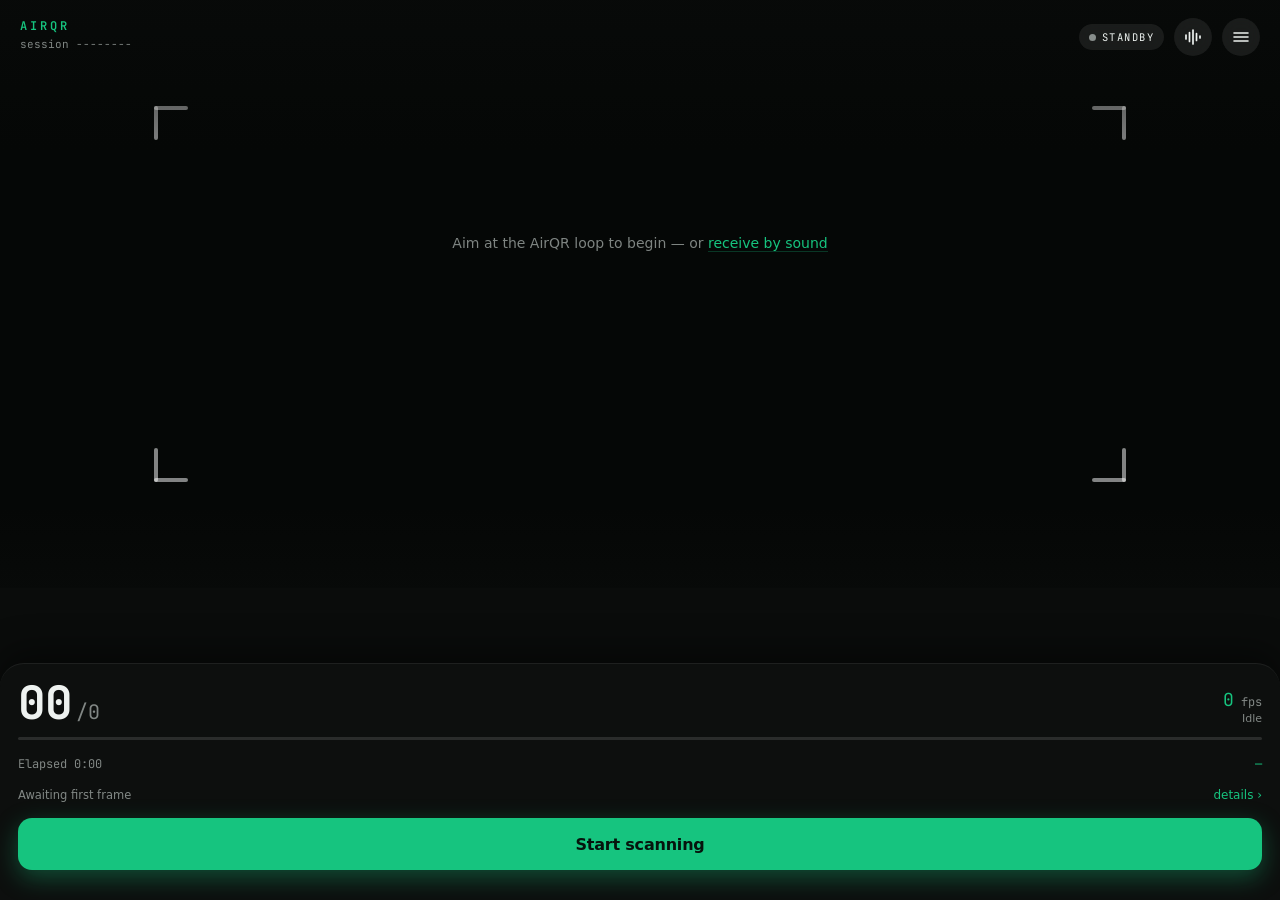
<file: docs/index.html>
<!doctype html>
<html lang="en">
  <head>
    <meta charset="utf-8">
    <meta name="viewport" content="width=device-width, initial-scale=1, maximum-scale=1, viewport-fit=cover">
    <meta name="theme-color" content="#0a0c0b">
    <meta name="mobile-web-app-capable" content="yes">
    <meta name="apple-mobile-web-app-capable" content="yes">
    <meta name="apple-mobile-web-app-status-bar-style" content="black-translucent">
    <meta name="apple-mobile-web-app-title" content="AirQR">
    <title>AirQR Scanner</title>
    <link rel="preconnect" href="https://fonts.googleapis.com">
    <link rel="preconnect" href="https://fonts.gstatic.com" crossorigin>
    <link rel="stylesheet" href="https://fonts.googleapis.com/css2?family=JetBrains+Mono:wght@400;600;700&display=swap">
    <link rel="stylesheet" href="styles.css">
    <link rel="manifest" href="manifest.webmanifest">
    <link rel="icon" type="image/png" href="icons/icon-192.png">
    <link rel="apple-touch-icon" href="icons/icon-180.png">
  </head>
  <body>
    <main id="app" class="signal" data-phase="idle">
      <!-- Camera viewport: full-bleed live feed with scanning reticle -->
      <div class="viewport">
        <video id="video" playsinline muted></video>
        <canvas id="canvas" hidden></canvas>
        <div class="reticle" aria-hidden="true">
          <span class="tl"></span>
          <span class="tr"></span>
          <span class="bl"></span>
          <span class="br"></span>
        </div>
        <div class="scan-sheen" aria-hidden="true"></div>
        <div class="vp-fade vp-fade--top" aria-hidden="true"></div>
        <div class="vp-fade vp-fade--bottom" aria-hidden="true"></div>
        <p class="aim-hint">Aim at the AirQR loop to begin — or <a href="audio.html">receive by sound</a></p>
      </div>

      <!-- Header overlaid on the camera -->
      <header class="hud-header">
        <div class="brand">
          <div class="wordmark">AIRQR</div>
          <div class="session">session <span id="sessionValue">--------</span></div>
        </div>
        <div class="header-right">
          <div class="status-pill" id="phasePill">
            <span class="dot" aria-hidden="true"></span>
            <span class="pill-label" id="phaseLabel">STANDBY</span>
          </div>
          <a id="audioLink" class="icon-btn" href="audio.html" aria-label="Acoustic receiver" title="Decode a transfer sent as sound">
            <svg width="20" height="20" viewBox="0 0 20 20" fill="none" stroke="#eef2f0" stroke-width="1.7" stroke-linecap="round">
              <path d="M3 8v4M6.5 5.5v9M10 3v14M13.5 6.5v7M17 9v2" />
            </svg>
          </a>
          <button id="menuButton" class="icon-btn" type="button" aria-label="Settings">
            <svg width="20" height="20" viewBox="0 0 20 20" fill="none" stroke="#eef2f0" stroke-width="1.6" stroke-linecap="round">
              <path d="M3 6h14M3 10h14M3 14h14" />
            </svg>
          </button>
        </div>
      </header>

      <!-- Docked HUD: capture progress -->
      <section class="hud">
        <div class="hud-top">
          <div class="counter">
            <span class="count" id="frameCount">00</span>
            <span class="total">/<span id="frameTotal">0</span></span>
          </div>
          <div class="rate-block">
            <div class="rate"><span id="rateValue">0</span><span class="fps"> fps</span></div>
            <div class="rate-status" id="statusText">Idle</div>
          </div>
        </div>

        <div class="progress" aria-hidden="true">
          <div id="progressBar"></div>
        </div>

        <div class="timing-line">
          <span>Elapsed <span id="elapsedValue">0:00</span></span>
          <span id="etaValue">—</span>
        </div>

        <div id="frameDots" class="frame-grid" aria-hidden="true"></div>

        <div class="missing-line">
          <span id="remainingText">Awaiting first frame</span>
          <button id="detailsButton" class="link-btn" type="button">details ›</button>
        </div>

        <div class="primary-slot">
          <button id="startButton" class="btn-primary" type="button">Start scanning</button>
          <button id="stopButton" class="btn-ghost" type="button" disabled>Pause</button>
        </div>
      </section>

      <!-- Result sheet (Complete state) -->
      <div id="resultSheet" class="sheet-backdrop sheet-backdrop--solid" hidden>
        <div class="sheet sheet--result">
          <div class="result-head">
            <div class="check-circle" aria-hidden="true">
              <svg width="18" height="18" viewBox="0 0 18 18" fill="none" stroke="#06140d" stroke-width="2.4" stroke-linecap="round" stroke-linejoin="round">
                <path d="M3.5 9.5l3.5 3.5 7-8" />
              </svg>
            </div>
            <div>
              <div class="sheet-title">Transfer complete</div>
              <div class="result-sub" id="resultSubtitle">— frames · gzip / jsQR</div>
            </div>
          </div>
          <div class="result-box">
            <textarea id="resultText" spellcheck="false" readonly></textarea>
          </div>
          <div class="result-actions">
            <button id="copyButton" class="btn-primary" type="button" disabled>Copy text</button>
            <button id="saveButton" class="btn-ghost" type="button" disabled>Save .txt</button>
          </div>
          <button id="scanAnotherButton" class="link-btn link-btn--muted link-btn--block" type="button">Scan another transfer</button>
        </div>
      </div>

      <!-- Settings sheet -->
      <div id="settingsSheet" class="sheet-backdrop" hidden>
        <div class="sheet">
          <div class="grab-handle" aria-hidden="true"></div>
          <div class="sheet-bar">
            <span class="sheet-title">Settings</span>
            <button class="icon-btn icon-btn--sm sheet-close" type="button" aria-label="Close">
              <svg width="14" height="14" viewBox="0 0 14 14" fill="none" stroke="rgba(225,235,231,0.55)" stroke-width="1.8" stroke-linecap="round"><path d="M3 3l8 8M11 3l-8 8" /></svg>
            </button>
          </div>

          <div class="field">
            <div class="field-label">Camera</div>
            <select id="cameraSelect" class="field-row" aria-label="Camera"></select>
          </div>

          <div class="field">
            <div class="field-label">Phone URL</div>
            <div class="field-row field-row--split">
              <input id="accessUrl" type="text" readonly>
              <button id="copyUrlButton" class="link-btn" type="button">Copy</button>
            </div>
            <p id="networkHint" class="field-hint">Localhost is ready for desktop testing.</p>
          </div>

          <div class="field">
            <div class="field-label">Manual frames</div>
            <textarea id="manualFrames" class="field-area" spellcheck="false" placeholder="AIRQR1|…"></textarea>
            <button id="addManualButton" class="btn-ghost btn-ghost--sm" type="button">Add frames</button>
          </div>

          <div class="field">
            <div class="field-label">Sound</div>
            <a class="btn-ghost btn-ghost--full" href="audio.html">Acoustic receiver</a>
            <p class="field-hint">Decode a transfer sent by <code>airqr audio</code>.</p>
          </div>

          <button id="resetButton" class="btn-ghost btn-ghost--full" type="button">Reset session</button>
        </div>
      </div>

      <!-- Details sheet -->
      <div id="detailsSheet" class="sheet-backdrop" hidden>
        <div class="sheet">
          <div class="grab-handle" aria-hidden="true"></div>
          <div class="sheet-bar">
            <span class="sheet-title">Transfer detail</span>
            <button class="icon-btn icon-btn--sm sheet-close" type="button" aria-label="Close">
              <svg width="14" height="14" viewBox="0 0 14 14" fill="none" stroke="rgba(225,235,231,0.55)" stroke-width="1.8" stroke-linecap="round"><path d="M3 3l8 8M11 3l-8 8" /></svg>
            </button>
          </div>
          <dl class="stat-list">
            <div class="stat-row"><dt>Session</dt><dd id="detailSession">—</dd></div>
            <div class="stat-row"><dt>Mode</dt><dd id="modeValue">—</dd></div>
            <div class="stat-row"><dt>Decode rate</dt><dd id="detailRate">—</dd></div>
            <div class="stat-row"><dt>Elapsed</dt><dd id="detailElapsed">—</dd></div>
            <div class="stat-row"><dt>Est. remaining</dt><dd id="detailEta">—</dd></div>
            <div class="stat-row"><dt>Status</dt><dd id="detailStatus">—</dd></div>
            <div class="stat-row"><dt>Last frame</dt><dd id="lastFrameValue">—</dd></div>
          </dl>
          <div class="field" style="margin-top:14px">
            <div class="field-label">Missing</div>
            <div id="missingValue" class="missing-block">—</div>
          </div>
        </div>
      </div>

      <!-- Kept for the decode pipeline; not shown in the Signal UI. -->
      <div id="supportStatus" class="sr-only">Checking scanner</div>
    </main>

    <script src="vendor/jsqr/jsQR.js"></script>
    <script src="vendor/pako/pako_inflate.min.js"></script>
    <script src="fountain.js" defer></script>
    <script src="app.js" defer></script>
  </body>
</html>
</file>
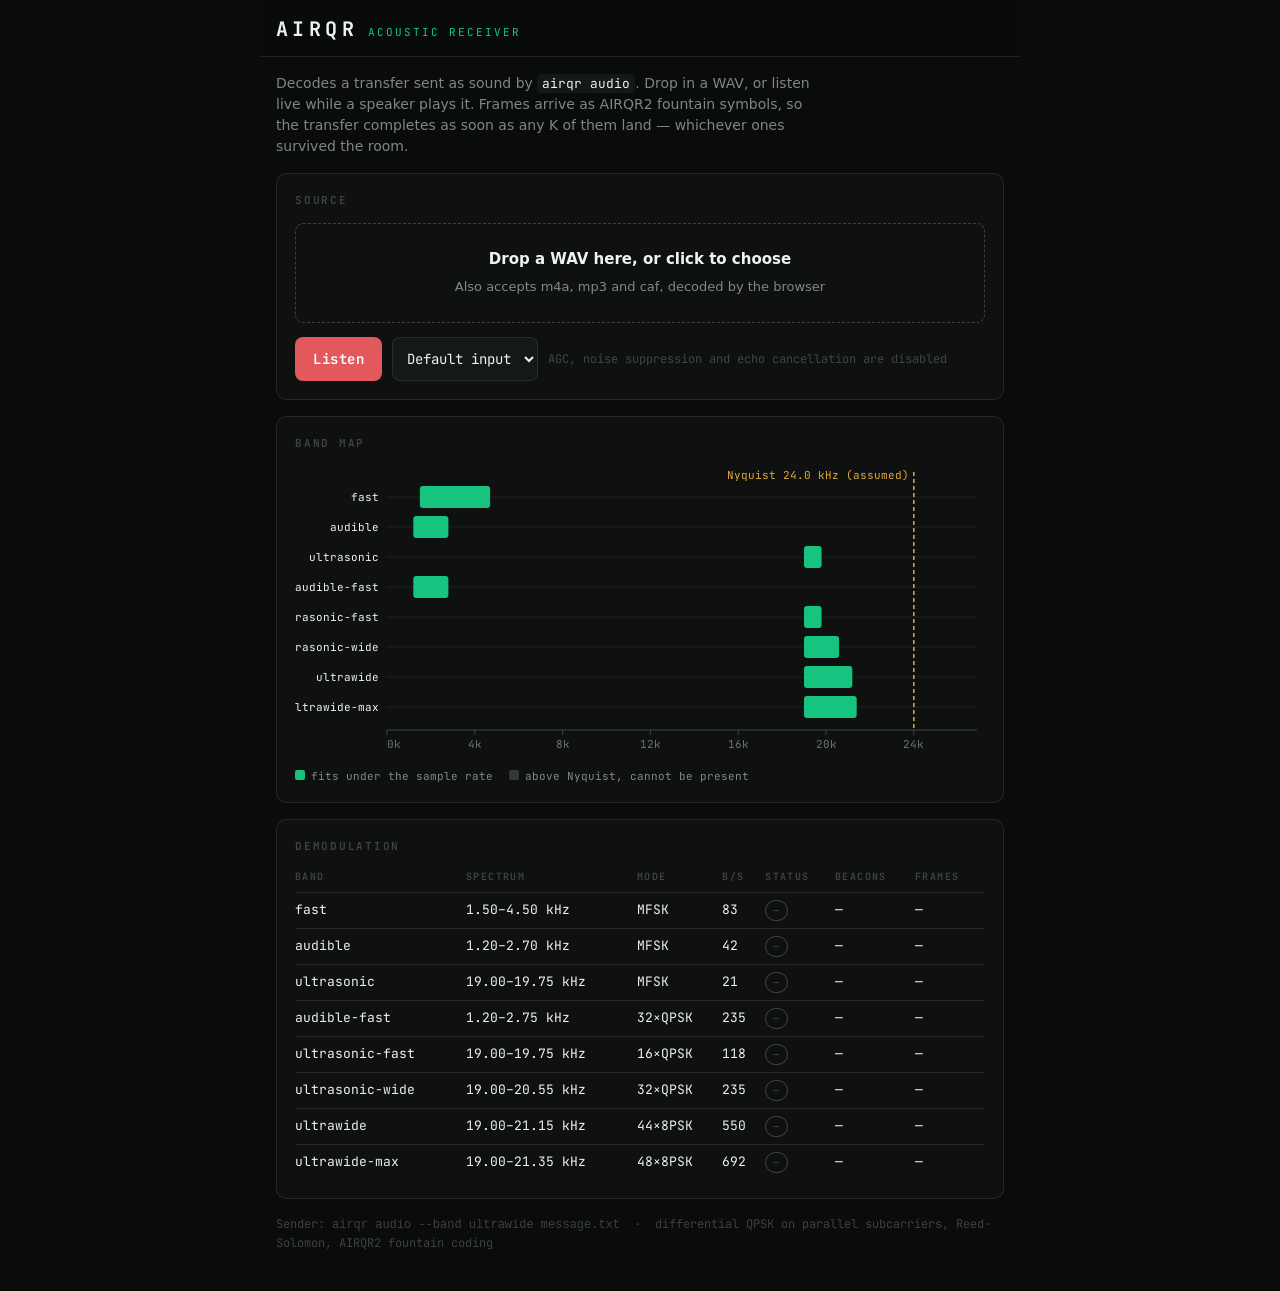
<file: docs/audio.html>
<!doctype html>
<html lang="en">
  <head>
    <meta charset="utf-8">
    <meta name="viewport" content="width=device-width, initial-scale=1, viewport-fit=cover">
    <meta name="theme-color" content="#0a0c0b">
    <meta name="mobile-web-app-capable" content="yes">
    <meta name="apple-mobile-web-app-capable" content="yes">
    <meta name="apple-mobile-web-app-status-bar-style" content="black-translucent">
    <meta name="apple-mobile-web-app-title" content="AirQR Audio">
    <link rel="apple-touch-icon" href="icons/icon-180.png">
    <link rel="preconnect" href="https://fonts.googleapis.com">
    <link rel="preconnect" href="https://fonts.gstatic.com" crossorigin>
    <link rel="stylesheet" href="https://fonts.googleapis.com/css2?family=JetBrains+Mono:wght@400;600;700&display=swap">
    <link rel="icon" type="image/png" href="icons/icon-192.png">
    <title>AirQR Acoustic Receiver</title>
    <style>
      /* Commits to the dark instrument-panel look of the AirQR scanner
         (docs/styles.css) rather than theming both ways: this page is a second
         face of that same app and has to read as part of it. */
      :root {
        color-scheme: dark;
        --bg: #0a0c0b;
        --panel: #0e1110;
        --raised: #141817;
        --line: rgba(225, 235, 231, 0.10);
        --accent: #16c47f;
        --accent-dim: rgba(22, 196, 127, 0.18);
        --on-accent: #06140d;
        --text: #eef2f0;
        --muted: rgba(225, 235, 231, 0.55);
        --faint: rgba(225, 235, 231, 0.24);
        --warn: #e0a83c;
        --bad: #e2585d;
        --mono: "JetBrains Mono", ui-monospace, "SF Mono", Menlo, monospace;
        --sans: -apple-system, system-ui, "Segoe UI", Roboto, sans-serif;
      }
      * { box-sizing: border-box; }
      /* A class that sets `display` outranks the user-agent rule for [hidden],
         so toggling el.hidden would silently do nothing on those elements. */
      [hidden] { display: none !important; }
      html { -webkit-text-size-adjust: 100%; }
      body {
        margin: 0;
        background: var(--bg);
        color: var(--text);
        font-family: var(--sans);
        line-height: 1.5;
      }
      .wrap {
        max-width: 760px;
        margin: 0 auto;
        padding-inline: 16px;
        padding-block: 0 calc(40px + env(safe-area-inset-bottom, 0px));
        display: flex;
        flex-direction: column;
        gap: 16px;
      }
      button {
        font: inherit;
        cursor: pointer;
        touch-action: manipulation;
        -webkit-tap-highlight-color: transparent;
      }
      button:disabled { cursor: not-allowed; opacity: 0.4; }
      :where(button, [tabindex], input):focus-visible {
        outline: 2px solid var(--accent);
        outline-offset: 2px;
      }

      /* ── Masthead ─────────────────────────────────────────── */
      .masthead {
        position: sticky;
        top: 0;
        z-index: 5;
        display: flex;
        align-items: baseline;
        gap: 10px;
        flex-wrap: wrap;
        margin-inline: -16px;
        padding: calc(14px + env(safe-area-inset-top, 0px)) 16px 12px;
        background: rgba(10, 12, 11, 0.92);
        backdrop-filter: blur(12px);
        -webkit-backdrop-filter: blur(12px);
        border-bottom: 1px solid var(--line);
      }
      .wordmark {
        font-family: var(--mono);
        font-weight: 700;
        font-size: 20px;
        letter-spacing: 0.22em;
      }
      .role {
        font-family: var(--mono);
        font-size: 11px;
        letter-spacing: 0.18em;
        text-transform: uppercase;
        color: var(--accent);
      }
      .lede { color: var(--muted); font-size: 14px; margin: 0; max-width: 62ch; }
      .lede code {
        font-family: var(--mono);
        font-size: 0.92em;
        color: var(--text);
        background: var(--raised);
        padding: 1px 5px;
        border-radius: 4px;
      }

      /* ── Source panel ─────────────────────────────────────── */
      .panel {
        background: var(--panel);
        border: 1px solid var(--line);
        border-radius: 10px;
        padding: 18px;
      }
      .panel h2 {
        font-family: var(--mono);
        font-size: 11px;
        letter-spacing: 0.16em;
        text-transform: uppercase;
        color: var(--faint);
        margin: 0 0 14px;
        font-weight: 600;
      }
      .drop {
        border: 1px dashed rgba(225, 235, 231, 0.22);
        border-radius: 8px;
        padding: 24px 16px;
        min-height: 96px;
        text-align: center;
        transition: border-color 0.15s, background 0.15s;
        background: transparent;
        width: 100%;
        color: var(--text);
        display: block;
      }
      .drop:hover, .drop.over {
        border-color: var(--accent);
        background: var(--accent-dim);
      }
      .drop strong { display: block; font-size: 15px; margin-bottom: 4px; }
      .drop span { color: var(--muted); font-size: 13px; }
      .row { display: flex; gap: 10px; align-items: center; flex-wrap: wrap; margin-top: 14px; }
      .btn {
        background: var(--accent);
        color: var(--on-accent);
        border: 0;
        border-radius: 8px;
        padding: 0 18px;
        min-height: 44px;
        font-family: var(--mono);
        font-size: 14px;
        font-weight: 600;
        letter-spacing: 0.04em;
      }
      .btn.ghost {
        background: transparent;
        color: var(--text);
        border: 1px solid var(--line);
      }
      .btn.rec { background: var(--bad); color: #fff; }
      .sel {
        background: var(--raised);
        color: var(--text);
        border: 1px solid var(--line);
        border-radius: 8px;
        padding: 0 10px;
        min-height: 44px;
        font-family: var(--mono);
        font-size: 14px;
      }
      .hint { color: var(--faint); font-size: 12px; font-family: var(--mono); }

      .live { margin-top: 14px; display: flex; flex-direction: column; gap: 10px; }
      .level {
        height: 6px;
        border-radius: 999px;
        background: rgba(255, 255, 255, 0.06);
        overflow: hidden;
      }
      .level i {
        display: block;
        height: 100%;
        width: 0%;
        background: var(--accent);
        border-radius: 999px;
        transition: width 0.08s linear;
      }
      .livestats {
        display: flex;
        gap: 8px 18px;
        flex-wrap: wrap;
        font-family: var(--mono);
        font-size: 12px;
        color: var(--muted);
      }
      .livestats b { color: var(--text); font-weight: 600; }
      .pulse {
        display: inline-block;
        width: 7px;
        height: 7px;
        border-radius: 50%;
        background: var(--accent);
        margin-right: 7px;
        animation: pulse 1.1s ease-in-out infinite;
      }
      @keyframes pulse { 0%, 100% { opacity: 1; } 50% { opacity: 0.25; } }

      /* Phone: one control per line, roomier targets, tighter type. Matching
         the scanner, the layout is built for the phone first — the desktop
         width is the same shell with more room. */
      @media (max-width: 560px) {
        .wrap { gap: 14px; }
        .panel { padding: 15px 14px; }
        .row { gap: 8px; }
        .row .btn, .row .sel { flex: 1 1 100%; }
        .hint { flex: 1 1 100%; }
        .lede { font-size: 13.5px; }
        td, table { font-size: 12px; }
        pre.out { font-size: 12px; max-height: 260px; }
        .stat { gap: 18px; }
      }

      /* ── Spectrum map ─────────────────────────────────────── */
      .spectrum { width: 100%; height: auto; display: block; }
      .legend {
        display: flex;
        gap: 16px;
        flex-wrap: wrap;
        margin-top: 10px;
        font-family: var(--mono);
        font-size: 11px;
        color: var(--muted);
      }
      .legend i { width: 10px; height: 10px; border-radius: 2px; display: inline-block; margin-right: 6px; }

      /* ── Band results ─────────────────────────────────────── */
      table { width: 100%; border-collapse: collapse; font-family: var(--mono); font-size: 13px; }
      th {
        text-align: left;
        font-size: 10px;
        letter-spacing: 0.14em;
        text-transform: uppercase;
        color: var(--faint);
        font-weight: 600;
        padding: 0 8px 8px 0;
      }
      td { padding: 7px 8px 7px 0; border-top: 1px solid var(--line); font-variant-numeric: tabular-nums; }
      tr.win td { color: var(--accent); }
      .chip {
        display: inline-block;
        font-size: 10px;
        letter-spacing: 0.1em;
        text-transform: uppercase;
        padding: 2px 7px;
        border-radius: 999px;
        border: 1px solid currentColor;
      }
      .chip.ok { color: var(--accent); }
      .chip.no { color: var(--faint); }
      .chip.warn { color: var(--warn); }

      /* ── Rank meter ───────────────────────────────────────── */
      .meter { display: flex; gap: 3px; flex-wrap: wrap; margin-bottom: 10px; }
      .meter i {
        width: 13px;
        height: 22px;
        border-radius: 2px;
        background: rgba(255, 255, 255, 0.06);
        display: block;
      }
      .meter i.on { background: var(--accent); }
      .stat { display: flex; gap: 26px; flex-wrap: wrap; font-family: var(--mono); font-size: 13px; }
      .stat div span { display: block; font-size: 10px; letter-spacing: 0.14em; text-transform: uppercase; color: var(--faint); }

      /* ── Output ───────────────────────────────────────────── */
      .verdict { display: flex; align-items: center; gap: 10px; margin-bottom: 12px; flex-wrap: wrap; }
      .verdict .mark { font-family: var(--mono); font-size: 13px; font-weight: 600; }
      .ok-text { color: var(--accent); }
      .bad-text { color: var(--bad); }
      .warn-text { color: var(--warn); }
      pre.out {
        margin: 0;
        background: #070908;
        border: 1px solid var(--line);
        border-radius: 8px;
        padding: 14px;
        font-family: var(--mono);
        font-size: 12.5px;
        line-height: 1.6;
        white-space: pre-wrap;
        word-break: break-word;
        max-height: 340px;
        overflow: auto;
        color: var(--text);
      }
      .log {
        font-family: var(--mono);
        font-size: 12px;
        color: var(--muted);
        margin: 0;
        padding-left: 16px;
      }
      .log li { margin: 3px 0; }
      .log li.warn { color: var(--warn); }
      .log li.bad { color: var(--bad); }
      footer { color: var(--faint); font-size: 12px; font-family: var(--mono); }
      footer a { color: var(--muted); }
      @media (prefers-reduced-motion: reduce) {
        * { transition: none !important; animation: none !important; }
      }
    </style>
  </head>
  <body>
    <div class="wrap">
      <header class="masthead">
        <div class="wordmark">AIRQR</div>
        <div class="role">Acoustic Receiver</div>
      </header>
      <p class="lede">
        Decodes a transfer sent as sound by <code>airqr audio</code>. Drop in a WAV, or listen
        live while a speaker plays it. Frames arrive as AIRQR2 fountain symbols, so the transfer
        completes as soon as any K of them land — whichever ones survived the room.
      </p>

      <section class="panel">
        <h2>Source</h2>
        <button type="button" class="drop" id="drop">
          <strong>Drop a WAV here, or click to choose</strong>
          <span>Also accepts m4a, mp3 and caf, decoded by the browser</span>
        </button>
        <input type="file" id="file" accept="audio/*,.wav,.caf,.m4a,.mp3" hidden>
        <div class="row">
          <button type="button" class="btn rec" id="listen">Listen</button>
          <select class="sel" id="mic" aria-label="Capture device"><option value="">Default input</option></select>
          <span class="hint" id="recHint">AGC, noise suppression and echo cancellation are disabled</span>
        </div>
        <div class="live" id="live" hidden>
          <div class="level" role="img" aria-label="Input level"><i id="levelBar"></i></div>
          <div class="livestats" id="liveStats"></div>
        </div>
      </section>

      <section class="panel" id="spectrumPanel">
        <h2>Band map</h2>
        <svg class="spectrum" id="spectrum" viewBox="0 0 700 120" role="img" aria-label="Where each AirQR band sits relative to this recording's Nyquist limit"></svg>
        <div class="legend">
          <span><i style="background:#16c47f"></i>fits under the sample rate</span>
          <span><i style="background:rgba(225,235,231,0.18)"></i>above Nyquist, cannot be present</span>
        </div>
      </section>

      <section class="panel" id="bandsPanel">
        <h2>Demodulation</h2>
        <div style="overflow-x:auto">
          <table>
            <thead>
              <tr><th>Band</th><th>Spectrum</th><th>Mode</th><th>B/s</th><th>Status</th><th>Beacons</th><th>Frames</th></tr>
            </thead>
            <tbody id="bandRows"></tbody>
          </table>
        </div>
      </section>

      <section class="panel" id="rankPanel" hidden>
        <h2>Fountain rank</h2>
        <div class="meter" id="meter"></div>
        <div class="stat" id="rankStats"></div>
      </section>

      <section class="panel" id="outPanel" hidden>
        <h2>Transfer</h2>
        <div class="verdict" id="verdict"></div>
        <pre class="out" id="out"></pre>
        <div class="row">
          <button type="button" class="btn ghost" id="copy">Copy text</button>
        </div>
      </section>

      <section class="panel" id="logPanel" hidden>
        <h2>Receiver log</h2>
        <ul class="log" id="log"></ul>
      </section>

      <footer>
        Sender: <code>airqr audio --band ultrawide message.txt</code> &nbsp;·&nbsp;
        differential QPSK on parallel subcarriers, Reed-Solomon, AIRQR2 fountain coding
      </footer>
    </div>
    <script src="fountain.js?v=15"></script>
    <script src="audio.js?v=15"></script>
    <script>
      "use strict";
      (function () {
        const $ = (id) => document.getElementById(id);
        const logEl = $("log");

        function log(message, level) {
          $("logPanel").hidden = false;
          const li = document.createElement("li");
          li.textContent = message;
          if (level) li.className = level;
          logEl.appendChild(li);
        }

        function reset() {
          logEl.textContent = "";
          for (const id of ["rankPanel", "outPanel", "logPanel"]) {
            $(id).hidden = true;
          }
          // The band map and band list stay up. They describe what the sender
          // can transmit, which is worth seeing before a decode rather than
          // only after one.
          showBands();
        }

        // ── Reading audio ──────────────────────────────────────
        // WAV is parsed directly. decodeAudioData would resample the file to
        // the AudioContext's own rate, and a context that happens to run low
        // would quietly erase the ultrasonic band before the decoder ever saw
        // it — the exact failure this receiver has to be able to report.
        function parseWav(buf) {
          const view = new DataView(buf);
          const tag = (o) => String.fromCharCode(view.getUint8(o), view.getUint8(o + 1), view.getUint8(o + 2), view.getUint8(o + 3));
          if (buf.byteLength < 44 || tag(0) !== "RIFF" || tag(8) !== "WAVE") return null;
          let pos = 12, channels = 0, rate = 0, bits = 0;
          while (pos + 8 <= buf.byteLength) {
            const id = tag(pos);
            const size = view.getUint32(pos + 4, true);
            const body = pos + 8;
            if (id === "fmt ") {
              channels = view.getUint16(body + 2, true);
              rate = view.getUint32(body + 4, true);
              bits = view.getUint16(body + 14, true);
            } else if (id === "data") {
              if (bits !== 16 || channels < 1) return null;
              const frames = Math.floor(Math.min(size, buf.byteLength - body) / (2 * channels));
              const out = new Float32Array(frames);
              for (let i = 0; i < frames; i++) {
                let sum = 0;
                for (let c = 0; c < channels; c++) sum += view.getInt16(body + (i * channels + c) * 2, true) / 32768;
                out[i] = sum / channels;
              }
              return { samples: out, sampleRate: rate, exact: true };
            }
            pos = body + size + (size % 2);
          }
          return null;
        }

        async function readAudio(file) {
          const buf = await file.arrayBuffer();
          const wav = parseWav(buf);
          if (wav) return wav;
          const ctx = new (window.AudioContext || window.webkitAudioContext)();
          const decoded = await ctx.decodeAudioData(buf);
          ctx.close();
          const ch = decoded.getChannelData(0);
          return { samples: ch.slice(), sampleRate: decoded.sampleRate, exact: false };
        }

        // ── Band map ───────────────────────────────────────────
        let spectrumRate = 0;
        let spectrumAssumed = true;

        function drawSpectrum(sampleRate, assumed) {
          spectrumRate = sampleRate;
          spectrumAssumed = Boolean(assumed);
          const panel = $("spectrumPanel");
          panel.hidden = false; // unhide first: a hidden element measures zero

          const svg = $("spectrum");
          // Match the viewBox to the rendered width so one unit is one CSS
          // pixel. A fixed 700-unit viewBox would scale an 11px label down to
          // about 5px on a phone.
          const W = Math.max(280, Math.floor(svg.clientWidth || panel.clientWidth - 30));
          const narrow = W < 430;

          // Each band gets its own lane: the audible and fast bands overlap in
          // frequency, so a shared row collides both the bars and the labels.
          // Narrow screens put the name above its lane instead of beside it,
          // rather than spending a quarter of the width on a label gutter.
          const LABEL = narrow ? 0 : 84;
          const PL = LABEL + (narrow ? 2 : 8);
          const PR = W - 8;
          const laneH = narrow ? 18 : 22;
          const nameH = narrow ? 15 : 0;
          const laneGap = narrow ? 12 : 8;
          const names = AirQRAudio.BandNames;
          const top = 20;
          const rowH = nameH + laneH + laneGap;
          const axisY = top + names.length * rowH + 4;
          const H = axisY + 28;
          svg.setAttribute("viewBox", `0 0 ${W} ${H}`);

          const nyquist = sampleRate / 2;
          const maxHz = Math.max(nyquist * 1.12, 22000);
          const x = (hz) => PL + (hz / maxHz) * (PR - PL);
          const mono = "JetBrains Mono, ui-monospace, monospace";
          const fs = narrow ? 10 : 11;
          const parts = [];

          parts.push(`<line x1="${PL}" y1="${axisY}" x2="${PR}" y2="${axisY}" stroke="rgba(225,235,231,0.22)" stroke-width="1" fill="none"/>`);
          const tickStep = narrow ? 8000 : 4000;
          for (let hz = 0; hz <= maxHz; hz += tickStep) {
            const tx = x(hz);
            if (tx > PR) break;
            parts.push(`<line x1="${tx.toFixed(1)}" y1="${axisY}" x2="${tx.toFixed(1)}" y2="${axisY + 5}" stroke="rgba(225,235,231,0.22)" stroke-width="1" fill="none"/>`);
            // Anchor the end ticks inward so neither label runs off the canvas.
            const tickAnchor = hz === 0 ? "start" : tx > PR - 16 ? "end" : "middle";
            parts.push(`<text x="${tx.toFixed(1)}" y="${axisY + 18}" fill="rgba(225,235,231,0.45)" font-family="${mono}" font-size="${fs}" text-anchor="${tickAnchor}">${hz / 1000}k</text>`);
          }

          names.forEach((name, row) => {
            const b = AirQRAudio.Bands[name];
            const fits = AirQRAudio.bandFits(b, sampleRate);
            const y = top + row * rowH + nameH;
            const x0 = x(AirQRAudio.toneFreq(b, 0));
            const x1 = Math.max(x(AirQRAudio.syncFreq(b)), x0 + 3);
            const fill = fits ? "#16c47f" : "rgba(225,235,231,0.18)";
            const label = fits ? "#eef2f0" : "rgba(225,235,231,0.38)";
            parts.push(`<line x1="${PL}" y1="${(y + laneH / 2).toFixed(1)}" x2="${PR}" y2="${(y + laneH / 2).toFixed(1)}" stroke="rgba(225,235,231,0.07)" stroke-width="1" fill="none"/>`);
            if (narrow) {
              parts.push(`<text x="${PL}" y="${(y - 4).toFixed(1)}" fill="${label}" font-family="${mono}" font-size="${fs}" text-anchor="start">${name}</text>`);
            } else {
              parts.push(`<text x="${LABEL}" y="${(y + laneH / 2 + 4).toFixed(1)}" fill="${label}" font-family="${mono}" font-size="${fs}" text-anchor="end">${name}</text>`);
            }
            parts.push(`<rect x="${x0.toFixed(1)}" y="${y}" width="${(x1 - x0).toFixed(1)}" height="${laneH}" rx="3" fill="${fill}"/>`);
          });

          const nx = x(nyquist);
          if (nx <= PR) {
            parts.push(`<line x1="${nx.toFixed(1)}" y1="6" x2="${nx.toFixed(1)}" y2="${axisY}" stroke="#e0a83c" stroke-width="1.5" stroke-dasharray="4 3" fill="none"/>`);
            const suffix = spectrumAssumed ? " (assumed)" : "";
            const text = narrow
              ? `${(nyquist / 1000).toFixed(1)}k`
              : `Nyquist ${(nyquist / 1000).toFixed(1)} kHz${suffix}`;
            const anchor = nx > PR - (narrow ? 34 : 118) ? "end" : "start";
            const tx = nx + (anchor === "end" ? -5 : 5);
            parts.push(`<text x="${tx.toFixed(1)}" y="13" fill="#e0a83c" font-family="${mono}" font-size="${fs}" text-anchor="${anchor}">${text}</text>`);
          }

          svg.innerHTML = parts.join("");
        }

        let redrawTimer = 0;
        window.addEventListener("resize", () => {
          if (!spectrumRate) return;
          clearTimeout(redrawTimer);
          redrawTimer = setTimeout(() => drawSpectrum(spectrumRate, spectrumAssumed), 120);
        });

        // ── Assembly ───────────────────────────────────────────
        async function gunzip(bytes) {
          if (typeof DecompressionStream === "function") {
            const stream = new Blob([bytes]).stream().pipeThrough(new DecompressionStream("gzip"));
            return new Uint8Array(await new Response(stream).arrayBuffer());
          }
          if (window.pako && window.pako.inflate) return window.pako.inflate(bytes);
          throw new Error("this browser cannot gunzip; resend with --no-compress");
        }

        function hex(bytes) {
          return Array.from(bytes, (b) => b.toString(16).padStart(2, "0")).join("");
        }

        // channelRate is the raw bits the modulation puts on the wire, before
        // framing, parity and gzip. Useful for ranking the bands against one
        // another; the payload rate you actually observe differs.
        function channelRate(b) {
          if (AirQRAudio.isParallel(b)) {
            return AirQRAudio.bitsPerBlock(b) / AirQRAudio.blockSec(b) / 8;
          }
          return 4 / b.symbolSec / 8;
        }

        // showBands lists every band with nothing decoded yet.
        function showBands(sampleRate) {
          renderBands(
            AirQRAudio.BandNames.map((name) => ({
              band: name,
              fits: sampleRate ? AirQRAudio.bandFits(AirQRAudio.Bands[name], sampleRate) : true,
              beacons: null,
              data: null,
            })),
            null,
          );
        }

        function renderBands(tried, winner) {
          const rows = $("bandRows");
          rows.textContent = "";
          for (const t of tried) {
            const b = AirQRAudio.Bands[t.band];
            const tr = document.createElement("tr");
            if (winner && t.band === winner) tr.className = "win";
            const status = !t.fits
              ? '<span class="chip warn">above nyquist</span>'
              : t.beacons === null
                ? '<span class="chip no">—</span>'
                : t.beacons + t.data > 0
                  ? '<span class="chip ok">signal</span>'
                  : '<span class="chip no">silent</span>';
            const count = (v) => (v === null ? "—" : v);
            // A parallel band's top carrier is set by its subcarrier count,
            // not by the 16-tone serial alphabet.
            const top = AirQRAudio.isParallel(b)
              ? AirQRAudio.carrierFreq(b, b.carriers - 1)
              : AirQRAudio.toneFreq(b, AirQRAudio.TONES - 1);
            const mode = AirQRAudio.isParallel(b)
              ? `${b.carriers}×${(b.phase || 2) === 3 ? "8PSK" : "QPSK"}`
              : "MFSK";
            tr.innerHTML =
              `<td>${t.band}</td>` +
              `<td>${(AirQRAudio.toneFreq(b, 0) / 1000).toFixed(2)}–${(top / 1000).toFixed(2)} kHz</td>` +
              `<td>${mode}</td>` +
              `<td>${channelRate(b).toFixed(0)}</td>` +
              `<td>${status}</td><td>${count(t.beacons)}</td><td>${count(t.data)}</td>`;
            rows.appendChild(tr);
          }
          $("bandsPanel").hidden = false;
        }

        function renderRank(rank, k, used, total) {
          const meter = $("meter");
          meter.textContent = "";
          const cells = Math.min(k, 120);
          for (let i = 0; i < cells; i++) {
            const cell = document.createElement("i");
            if (i < Math.round((rank / k) * cells)) cell.className = "on";
            meter.appendChild(cell);
          }
          $("rankStats").innerHTML =
            `<div><span>Rank</span>${rank} / ${k}</div>` +
            `<div><span>Frames used</span>${used} of ${total}</div>` +
            `<div><span>Overhead</span>${k > 0 ? (used / k).toFixed(2) + "×" : "—"}</div>`;
          $("rankPanel").hidden = false;
        }

        async function run(samples, sampleRate, exact, label) {
          reset();
          const seconds = samples.length / sampleRate;
          log(`${label}: ${seconds.toFixed(1)} s at ${sampleRate} Hz`);
          if (!exact) {
            log("Browser-decoded, so the file was resampled to the audio context rate. A WAV is read exactly.", "warn");
          }
          drawSpectrum(sampleRate, false);

          if (!AirQRAudio.bandFits(AirQRAudio.Bands.ultrasonic, sampleRate)) {
            log(`At ${sampleRate} Hz nothing above ${(sampleRate / 2000).toFixed(1)} kHz can be present — the ultrasonic band is gone, not weak.`, "warn");
          }

          const { best, tried } = AirQRAudio.decode(samples, sampleRate);
          renderBands(tried, best && best.band);
          if (!best || best.beacons.length === 0) {
            log("No beacon frame recovered, so the transfer metadata never arrived. Move closer, raise the volume, or resend on a lower band.", "bad");
            return;
          }
          log(`Locked onto the ${best.band} band: ${best.beacons.length} beacons, ${best.data.length} data frames.`);

          const b = best.beacons[0];
          const dec = new AirQRFountain.Decoder(b.k, b.t);
          const frames = best.data
            .filter((d) => d.session === b.session)
            .sort((x, y) => x.esi - y.esi);
          let used = 0;
          let done = false;
          for (const f of frames) {
            used++;
            if (dec.add(f.esi, f.symbol)) { done = true; break; }
          }
          renderRank(dec.rank, b.k, used, frames.length);
          if (!done) {
            log(`Incomplete: rank ${dec.rank} of ${b.k}. Record again — every fresh frame that raises the rank adds progress.`, "bad");
            return;
          }

          await finalize(b, dec, used);
        }

        // finalize unpacks a completed transfer and reports it. The file reader
        // and the live receiver both land here, so a transfer heard from a
        // speaker is verified exactly the way a dropped file is.
        async function finalize(b, dec, used) {
          let bytes = dec.packed().subarray(0, b.transferSize);
          if (b.gzip) {
            try { bytes = await gunzip(bytes); }
            catch (err) { log(String(err.message || err), "bad"); return; }
          }

          const verdict = $("verdict");
          verdict.textContent = "";
          const mark = document.createElement("span");
          mark.className = "mark";

          let verified = null;
          if (window.crypto && window.crypto.subtle) {
            const digest = new Uint8Array(await crypto.subtle.digest("SHA-256", bytes));
            verified = hex(digest) === hex(b.sha256);
          }
          if (verified === true) {
            mark.className = "mark ok-text";
            mark.textContent = "✓ SHA-256 verified";
          } else if (verified === false) {
            mark.className = "mark bad-text";
            mark.textContent = "✗ SHA-256 mismatch";
          } else {
            mark.className = "mark warn-text";
            mark.textContent = "· hash not checked (needs a secure context)";
          }
          verdict.appendChild(mark);
          const size = document.createElement("span");
          size.className = "hint";
          size.textContent = `${bytes.length} bytes · ${b.gzip ? "gzipped" : "uncompressed"} · session ${b.session.toString(16).padStart(4, "0")}`;
          verdict.appendChild(size);

          $("out").textContent = new TextDecoder().decode(bytes);
          $("outPanel").hidden = false;
          log(`Recovered ${bytes.length} bytes from ${used} frames (${(used / b.k).toFixed(2)}× of K).`);
        }

        // ── Inputs ─────────────────────────────────────────────
        async function handleFile(file) {
          if (!file) return;
          try {
            const { samples, sampleRate, exact } = await readAudio(file);
            await run(samples, sampleRate, exact, file.name);
          } catch (err) {
            reset();
            log(`Could not read ${file.name}: ${err.message || err}`, "bad");
          }
        }

        $("drop").addEventListener("click", () => $("file").click());
        $("file").addEventListener("change", (e) => handleFile(e.target.files[0]));
        for (const type of ["dragenter", "dragover"]) {
          document.addEventListener(type, (e) => { e.preventDefault(); $("drop").classList.add("over"); });
        }
        for (const type of ["dragleave", "drop"]) {
          document.addEventListener(type, (e) => { e.preventDefault(); $("drop").classList.remove("over"); });
        }
        document.addEventListener("drop", (e) => {
          if (e.dataTransfer && e.dataTransfer.files.length) handleFile(e.dataTransfer.files[0]);
        });

        $("copy").addEventListener("click", async () => {
          try {
            await navigator.clipboard.writeText($("out").textContent);
            $("copy").textContent = "Copied";
            setTimeout(() => { $("copy").textContent = "Copy text"; }, 1400);
          } catch {
            $("copy").textContent = "Copy blocked";
          }
        });

        // ── Live listening ─────────────────────────────────────
        // The camera scanner never asks how long to record: it watches, and
        // frames accumulate until the transfer completes. This does the same
        // with sound — decode as it arrives, show the rank filling, and stop
        // the moment the fountain has enough.
        let live = null;

        function renderLive(rx, dec, elapsed) {
          const db = rx.level > 0 ? 20 * Math.log10(rx.level) : -100;
          $("levelBar").style.width = `${Math.max(0, Math.min(100, ((db + 60) / 60) * 100)).toFixed(1)}%`;
          const parts = [
            `<span><span class="pulse"></span>listening <b>${elapsed.toFixed(0)}s</b></span>`,
            `<span>band <b>${rx.band || "—"}</b></span>`,
            `<span>frames <b>${rx.seen.size}</b></span>`,
          ];
          if (dec) parts.push(`<span>rank <b>${dec.rank}/${dec.k}</b></span>`);
          $("liveStats").innerHTML = parts.join("");
        }

        async function stopLive(reason) {
          if (!live) return;
          const { stream, ctx, node, source, timer } = live;
          live = null;
          clearInterval(timer);
          node.onaudioprocess = null;
          node.disconnect();
          source.disconnect();
          for (const track of stream.getTracks()) track.stop();
          await ctx.close();
          $("listen").textContent = "Listen";
          $("listen").classList.add("rec");
          $("live").hidden = true;
          if (reason) log(reason);
        }

        async function startLive() {
          let stream;
          try {
            // Each of these defaults to on and each is tuned for speech: the
            // gain rides, the suppressor treats a steady tone as noise, and the
            // canceller subtracts the very signal being decoded.
            const audio = {
              echoCancellation: false,
              noiseSuppression: false,
              autoGainControl: false,
              channelCount: 1,
            };
            // Pinning the device matters more than it looks: a virtual audio
            // device (loopback, per-app volume, conferencing) can hold the
            // system default at 8 kHz, and the default is what getUserMedia
            // hands back when nothing is named.
            const chosen = $("mic").value;
            if (chosen) audio.deviceId = { exact: chosen };
            stream = await navigator.mediaDevices.getUserMedia({ audio });
          } catch (err) {
            reset();
            log(`Microphone unavailable: ${err.message || err}`, "bad");
            return;
          }

          reset();
          const ctx = new (window.AudioContext || window.webkitAudioContext)();
          const rate = ctx.sampleRate;
          const source = ctx.createMediaStreamSource(stream);
          const node = ctx.createScriptProcessor(4096, 1, 1);
          const rx = new AirQRAudio.LiveReceiver(rate);
          let dec = null;
          let used = 0;
          let finished = false;

          // The context resamples whatever the device gives it, so ctx.sampleRate
          // is the OUTPUT rate and says nothing about what the capture device
          // preserved. An 8 kHz device upsampled to 48 kHz reads as 48 kHz here
          // while everything above 4 kHz is already gone, which silently
          // defeats the band check below. Drive that check off the track.
          const track = stream.getAudioTracks()[0];
          const settings = track && track.getSettings ? track.getSettings() : {};
          const deviceRate = settings.sampleRate || rate;
          if (track && track.label) populateMics();

          const started = Date.now();
          log(`Listening at ${rate} Hz${track && track.label ? ` on ${track.label}` : ""}.`);
          drawSpectrum(deviceRate, false);
          if (deviceRate < rate) {
            log(`The capture device runs at ${deviceRate} Hz, so nothing above ${(deviceRate / 2000).toFixed(1)} kHz survives before the decoder ever sees it — the context resamples it up to ${rate} Hz, which hides the loss. Pick the real microphone above, or change the system input device.`, "bad");
          }
          const dead = AirQRAudio.BandNames.filter((n) => !AirQRAudio.bandFits(AirQRAudio.Bands[n], deviceRate));
          if (dead.length) {
            log(`At ${deviceRate} Hz these bands cannot be present: ${dead.join(", ")}.`, "warn");
          }
          $("live").hidden = false;
          $("listen").textContent = "Stop";
          $("listen").classList.remove("rec");

          node.onaudioprocess = (e) => {
            if (finished) return;
            const fresh = rx.push(new Float32Array(e.inputBuffer.getChannelData(0)));
            if (!fresh.length) return;
            if (rx.beacon && !dec) {
              dec = new AirQRFountain.Decoder(rx.beacon.k, rx.beacon.t);
              log(`Beacon on the ${rx.band} band: ${rx.beacon.originalSize} bytes in ${rx.beacon.k} symbols.`);
            }
            if (!dec) return;
            for (const f of rx.frames.splice(0)) {
              if (f.session !== rx.beacon.session) continue;
              used++;
              if (dec.add(f.esi, f.symbol)) {
                finished = true;
                break;
              }
            }
            renderRank(dec.rank, rx.beacon.k, used, rx.seen.size);
            renderBands(
              AirQRAudio.BandNames.map((name) => ({
                band: name,
                fits: AirQRAudio.bandFits(AirQRAudio.Bands[name], rate),
                beacons: rx.band === name && rx.beacon ? 1 : 0,
                data: rx.band === name ? used : 0,
              })),
              rx.band,
            );
            if (finished) {
              const beacon = rx.beacon;
              const decoder = dec;
              const count = used;
              stopLive(`Complete after ${((Date.now() - started) / 1000).toFixed(1)}s of listening.`)
                .then(() => finalize(beacon, decoder, count));
            }
          };

          source.connect(node);
          node.connect(ctx.destination);
          const timer = setInterval(() => {
            if (live) renderLive(rx, dec, (Date.now() - started) / 1000);
          }, 150);
          live = { stream, ctx, node, source, timer };
        }

        $("listen").addEventListener("click", () => {
          if (live) stopLive("Stopped listening.");
          else startLive();
        });

        // Device labels stay blank until capture has been permitted once, so
        // this runs again after the first successful stream.
        async function populateMics() {
          if (!navigator.mediaDevices || !navigator.mediaDevices.enumerateDevices) return;
          let devices;
          try { devices = await navigator.mediaDevices.enumerateDevices(); } catch { return; }
          const sel = $("mic");
          const keep = sel.value;
          sel.textContent = "";
          const def = document.createElement("option");
          def.value = "";
          def.textContent = "Default input";
          sel.appendChild(def);
          let n = 0;
          for (const d of devices) {
            if (d.kind !== "audioinput") continue;
            n += 1;
            const opt = document.createElement("option");
            opt.value = d.deviceId;
            opt.textContent = d.label || `Input ${n}`;
            sel.appendChild(opt);
          }
          sel.value = keep;
        }

        if (!navigator.mediaDevices || !navigator.mediaDevices.getUserMedia) {
          $("listen").disabled = true;
          $("mic").disabled = true;
          $("recHint").textContent = "Microphone capture needs HTTPS or localhost";
        } else {
          populateMics();
        }

        // Open showing what the receiver can decode. 48 kHz is the common case
        // and is replaced by the real rate the moment a file or microphone
        // supplies one.
        showBands();
        drawSpectrum(48000, true);
      })();
    </script>
  </body>
</html>
</file>
<file: docs/styles.css>
:root {
  color-scheme: dark;
  --bg: #0a0c0b;
  --hud: #0d0f0e;
  --sheet: #0e1110;
  --result-bg: #070908;
  --accent: #16c47f;
  --accent-dim: rgba(22, 196, 127, 0.25);
  --on-accent: #06140d;
  --text: #eef2f0;
  --muted: rgba(225, 235, 231, 0.55);
  --faint: rgba(225, 235, 231, 0.22);
  --cell-empty: rgba(255, 255, 255, 0.05);
  --glass: rgba(255, 255, 255, 0.08);
  --mono: "JetBrains Mono", ui-monospace, "SF Mono", monospace;
  --sans: -apple-system, system-ui, "Segoe UI", sans-serif;
}

* {
  box-sizing: border-box;
}

html {
  -webkit-text-size-adjust: 100%;
}

body {
  margin: 0;
  background: var(--bg);
  color: var(--text);
  font-family: var(--sans);
  overscroll-behavior: none;
}

.sr-only {
  position: absolute;
  width: 1px;
  height: 1px;
  margin: -1px;
  padding: 0;
  border: 0;
  overflow: hidden;
  clip: rect(0 0 0 0);
  white-space: nowrap;
}

button {
  font: inherit;
  cursor: pointer;
}

button:disabled {
  cursor: not-allowed;
  opacity: 0.45;
}

/* ── Screen shell ─────────────────────────────────────────── */
.signal {
  position: fixed;
  inset: 0;
  background: var(--bg);
  overflow: hidden;
}

/* ── Camera viewport ──────────────────────────────────────── */
.viewport {
  position: absolute;
  top: 0;
  left: 0;
  right: 0;
  bottom: 312px;
  overflow: hidden;
  background: #050706;
}

.signal[data-phase="complete"] .viewport {
  bottom: 0;
}

video {
  width: 100%;
  height: 100%;
  object-fit: cover;
  display: block;
}

.vp-fade {
  position: absolute;
  left: 0;
  right: 0;
  pointer-events: none;
}

.vp-fade--top {
  top: 0;
  height: 150px;
  background: linear-gradient(180deg, rgba(8, 10, 9, 0.85) 0%, rgba(8, 10, 9, 0) 100%);
}

.vp-fade--bottom {
  bottom: 0;
  height: 80px;
  background: linear-gradient(0deg, rgba(8, 10, 9, 0.92) 0%, rgba(8, 10, 9, 0) 100%);
}

/* corner reticle */
.reticle {
  position: absolute;
  inset: 18% 12%;
  pointer-events: none;
}

.reticle span {
  position: absolute;
  width: 34px;
  height: 34px;
}

.reticle .tl { top: 0; left: 0; }
.reticle .tr { top: 0; right: 0; }
.reticle .bl { bottom: 0; left: 0; }
.reticle .br { bottom: 0; right: 0; }

.reticle span::before,
.reticle span::after {
  content: "";
  position: absolute;
  background: rgba(255, 255, 255, 0.5);
  border-radius: 2px;
}

.reticle span::before { width: 34px; height: 4px; }
.reticle span::after { width: 4px; height: 34px; }

.tl::before, .tr::before { top: 0; }
.bl::before, .br::before { bottom: 0; }
.tl::before, .bl::before { left: 0; }
.tr::before, .br::before { right: 0; }
.tl::after, .tr::after { top: 0; }
.bl::after, .br::after { bottom: 0; }
.tl::after, .bl::after { left: 0; }
.tr::after, .br::after { right: 0; }

.signal[data-phase="scanning"] .reticle span::before,
.signal[data-phase="scanning"] .reticle span::after {
  background: var(--accent);
  box-shadow: 0 0 12px var(--accent);
}

/* downward scan sheen, only while capturing */
.scan-sheen {
  position: absolute;
  left: 0;
  right: 0;
  top: 0;
  height: 38%;
  opacity: 0;
  pointer-events: none;
  background: linear-gradient(180deg,
    rgba(22, 196, 127, 0) 0%,
    rgba(22, 196, 127, 0.13) 50%,
    rgba(22, 196, 127, 0) 100%);
}

.signal[data-phase="scanning"] .scan-sheen {
  opacity: 1;
  animation: sigSheen 2.6s linear infinite;
}

@keyframes sigSheen {
  0% { transform: translateY(-100%); }
  100% { transform: translateY(280%); }
}

.aim-hint {
  position: absolute;
  top: 40%;
  left: 0;
  right: 0;
  margin: 0;
  text-align: center;
  font-size: 14px;
  color: var(--muted);
  pointer-events: none;
}

.aim-hint a {
  color: var(--accent);
  text-decoration: none;
  border-bottom: 1px solid var(--accent-dim);
  pointer-events: auto; /* the hint itself is click-through; this link is not */
}

.signal:not([data-phase="idle"]) .aim-hint {
  display: none;
}

/* ── Header ───────────────────────────────────────────────── */
.hud-header {
  position: absolute;
  top: calc(env(safe-area-inset-top) + 18px);
  left: 20px;
  right: 20px;
  display: flex;
  align-items: flex-start;
  justify-content: space-between;
  gap: 12px;
}

.wordmark {
  font-family: var(--mono);
  font-size: 12px;
  font-weight: 600;
  letter-spacing: 3px;
  color: var(--accent);
}

.session {
  margin-top: 3px;
  font-family: var(--mono);
  font-size: 11px;
  color: var(--muted);
}

.header-right {
  display: flex;
  align-items: center;
  gap: 10px;
}

.status-pill {
  display: flex;
  align-items: center;
  gap: 6px;
  padding: 6px 10px;
  border-radius: 999px;
  background: var(--glass);
  backdrop-filter: blur(8px);
  -webkit-backdrop-filter: blur(8px);
}

.status-pill .dot {
  width: 7px;
  height: 7px;
  border-radius: 999px;
  background: var(--muted);
}

.signal[data-phase="scanning"] .status-pill .dot {
  background: var(--accent);
  box-shadow: 0 0 8px var(--accent);
  animation: sigPulse 1.1s infinite;
}

.signal[data-phase="complete"] .status-pill .dot {
  background: var(--accent);
}

@keyframes sigPulse {
  0%, 100% { opacity: 1; }
  50% { opacity: 0.35; }
}

.pill-label {
  font-family: var(--mono);
  font-size: 10.5px;
  letter-spacing: 1.5px;
  color: var(--text);
}

.icon-btn {
  width: 38px;
  height: 38px;
  flex: none;
  display: flex;
  align-items: center;
  justify-content: center;
  padding: 0;
  border: none;
  border-radius: 999px;
  background: var(--glass);
  backdrop-filter: blur(8px);
  -webkit-backdrop-filter: blur(8px);
}

/* The acoustic-receiver entry point is a link, not a button, so it needs the
   text-decoration and colour reset the button got for free. */
a.icon-btn {
  text-decoration: none;
  color: inherit;
  cursor: pointer;
}
.icon-btn--sm {
  width: 30px;
  height: 30px;
}

/* ── HUD panel ────────────────────────────────────────────── */
.hud {
  position: absolute;
  left: 0;
  right: 0;
  bottom: 0;
  padding: 18px 18px calc(30px + env(safe-area-inset-bottom));
  background: var(--hud);
  border-top: 1px solid rgba(255, 255, 255, 0.07);
  border-radius: 24px 24px 0 0;
  box-shadow: 0 -12px 34px rgba(0, 0, 0, 0.45);
}

.hud-top {
  display: flex;
  align-items: flex-end;
  justify-content: space-between;
  margin-bottom: 12px;
}

.counter {
  display: flex;
  align-items: baseline;
  gap: 4px;
}

.count {
  font-family: var(--mono);
  font-size: 46px;
  font-weight: 700;
  line-height: 0.9;
  letter-spacing: -1px;
  font-variant-numeric: tabular-nums;
  color: var(--text);
}

.total {
  font-family: var(--mono);
  font-size: 20px;
  color: var(--muted);
}

.rate-block {
  text-align: right;
}

.rate {
  font-family: var(--mono);
  font-size: 18px;
  color: var(--accent);
  font-variant-numeric: tabular-nums;
}

.rate .fps {
  font-size: 12px;
  color: var(--muted);
}

.rate-status {
  margin-top: 1px;
  font-size: 11px;
  color: var(--muted);
}

.progress {
  height: 3px;
  border-radius: 3px;
  background: rgba(255, 255, 255, 0.12);
  overflow: hidden;
  margin-bottom: 16px;
}

#progressBar {
  height: 100%;
  width: 0;
  background: var(--accent);
  box-shadow: 0 0 10px var(--accent);
  transition: width 0.2s ease;
}

/* frame grid — NO transition on cells (re-renders many times/sec) */
.frame-grid {
  display: grid;
  grid-template-columns: repeat(14, 1fr);
  gap: 4px;
}

.frame-grid span {
  aspect-ratio: 1;
  border-radius: 2.5px;
  background-color: var(--cell-empty);
  border: 1px solid var(--faint);
}

.frame-grid span.seen {
  background-color: var(--accent);
  border: none;
}

.frame-grid span.last {
  box-shadow: 0 0 0 1.5px var(--bg), 0 0 0 3px var(--accent), 0 0 8px var(--accent);
}

.missing-line {
  display: flex;
  align-items: center;
  justify-content: space-between;
  margin: 12px 0 16px;
  font-size: 11.5px;
  color: var(--muted);
}

.timing-line {
  display: flex;
  align-items: baseline;
  justify-content: space-between;
  margin: 14px 0 4px;
  font-family: var(--mono);
  font-size: 12px;
  font-variant-numeric: tabular-nums;
  color: var(--muted);
}

.timing-line #etaValue {
  color: var(--accent);
}

/* ── Buttons ──────────────────────────────────────────────── */
.btn-primary {
  width: 100%;
  height: 52px;
  border: none;
  border-radius: 14px;
  background: var(--accent);
  color: var(--on-accent);
  font-family: var(--sans);
  font-size: 16px;
  font-weight: 650;
  letter-spacing: -0.2px;
  box-shadow: 0 8px 24px rgba(22, 196, 127, 0.35);
}

.btn-ghost {
  width: 100%;
  height: 52px;
  border: 1px solid rgba(255, 255, 255, 0.16);
  border-radius: 14px;
  background: transparent;
  color: var(--text);
  font-family: var(--sans);
  font-size: 15px;
  font-weight: 600;
}

.btn-ghost--sm {
  height: 44px;
  margin-top: 10px;
  font-size: 14px;
}

.btn-ghost--full {
  margin-top: 20px;
}

.link-btn {
  padding: 0;
  border: none;
  background: none;
  color: var(--accent);
  font-family: var(--sans);
  font-size: 12px;
}

.link-btn--muted {
  color: var(--muted);
}

.link-btn--block {
  display: block;
  margin: 14px auto 0;
}

/* primary slot toggles start/pause by phase */
.primary-slot #stopButton { display: none; }
.signal[data-phase="scanning"] .primary-slot #startButton { display: none; }
.signal[data-phase="scanning"] .primary-slot #stopButton { display: block; }

/* ── Sheets (Settings / Details / Result) ─────────────────── */
.sheet-backdrop {
  position: absolute;
  inset: 0;
  z-index: 30;
  background: rgba(8, 10, 9, 0.5);
  backdrop-filter: blur(3px);
  -webkit-backdrop-filter: blur(3px);
}

.sheet-backdrop--solid {
  z-index: 40;
  background: rgba(8, 10, 9, 0.55);
}

.sheet {
  position: absolute;
  left: 0;
  right: 0;
  bottom: 0;
  padding: 14px 20px calc(32px + env(safe-area-inset-bottom));
  background: var(--sheet);
  border-top: 1px solid rgba(255, 255, 255, 0.08);
  border-radius: 26px 26px 0 0;
  animation: sigSlideUp 0.25s ease;
}

@keyframes sigSlideUp {
  from { transform: translateY(40px); }
  to { transform: translateY(0); }
}

.sheet--result {
  padding: 22px 20px calc(30px + env(safe-area-inset-bottom));
  border-radius: 26px 26px 0 0;
  box-shadow: 0 -20px 60px rgba(0, 0, 0, 0.5);
}

.grab-handle {
  width: 38px;
  height: 4px;
  margin: 0 auto 16px;
  border-radius: 4px;
  background: rgba(255, 255, 255, 0.18);
}

.sheet-bar {
  display: flex;
  align-items: center;
  justify-content: space-between;
  margin-bottom: 18px;
}

.sheet-title {
  font-size: 17px;
  font-weight: 650;
  letter-spacing: -0.2px;
}

/* settings fields */
.field {
  margin-bottom: 18px;
}

.field-label {
  margin-bottom: 7px;
  font-size: 11px;
  letter-spacing: 1px;
  text-transform: uppercase;
  color: var(--muted);
}

.field-row {
  display: flex;
  align-items: center;
  justify-content: space-between;
  width: 100%;
  height: 46px;
  padding: 0 14px;
  border: none;
  border-radius: 11px;
  background: rgba(255, 255, 255, 0.06);
  color: var(--text);
  font-family: var(--sans);
  font-size: 14px;
}

select.field-row {
  appearance: none;
  -webkit-appearance: none;
}

.field-row--split {
  gap: 8px;
}

.field-row--split input {
  flex: 1;
  min-width: 0;
  border: none;
  background: transparent;
  color: var(--text);
  font-family: var(--mono);
  font-size: 12px;
  text-overflow: ellipsis;
}

.field-row--split input:focus {
  outline: none;
}

.field-area {
  width: 100%;
  min-height: 70px;
  padding: 12px 14px;
  border: none;
  border-radius: 11px;
  background: rgba(255, 255, 255, 0.06);
  color: var(--text);
  font-family: var(--mono);
  font-size: 12.5px;
  line-height: 1.5;
  resize: vertical;
}

.field-area:focus {
  outline: 1px solid var(--accent-dim);
}

.field-hint {
  margin: 8px 2px 0;
  font-size: 11.5px;
  line-height: 1.4;
  color: var(--muted);
}

/* details stat list */
.stat-list {
  margin: 0;
}

.stat-row {
  display: flex;
  align-items: baseline;
  justify-content: space-between;
  padding: 7px 0;
  border-bottom: 1px solid rgba(255, 255, 255, 0.06);
}

.stat-row dt {
  font-size: 12px;
  color: var(--muted);
  letter-spacing: 0.2px;
}

.stat-row dd {
  margin: 0;
  font-family: var(--mono);
  font-size: 13px;
  color: var(--text);
  text-align: right;
  word-break: break-word;
}

.missing-block {
  font-family: var(--mono);
  font-size: 12.5px;
  line-height: 1.7;
  color: var(--text);
  word-break: break-word;
}

/* result sheet */
.result-head {
  display: flex;
  align-items: center;
  gap: 11px;
  margin-bottom: 16px;
}

.check-circle {
  width: 34px;
  height: 34px;
  flex: none;
  display: flex;
  align-items: center;
  justify-content: center;
  border-radius: 999px;
  background: var(--accent);
  box-shadow: 0 0 18px var(--accent-dim);
}

.result-sub {
  margin-top: 1px;
  font-family: var(--mono);
  font-size: 11px;
  color: var(--muted);
}

.result-box {
  background: var(--result-bg);
  border: 1px solid rgba(255, 255, 255, 0.07);
  border-radius: 12px;
  padding: 14px;
  max-height: 230px;
  overflow: auto;
}

#resultText {
  display: block;
  width: 100%;
  min-height: 60px;
  margin: 0;
  padding: 0;
  border: none;
  background: transparent;
  resize: none;
  color: #cfe9dd;
  font-family: var(--mono);
  font-size: 11.5px;
  line-height: 1.65;
  white-space: pre-wrap;
}

#resultText:focus {
  outline: none;
}

.result-actions {
  display: flex;
  gap: 10px;
  margin-top: 16px;
}

.result-actions .btn-primary,
.result-actions .btn-ghost {
  flex: 1;
}
</file>
